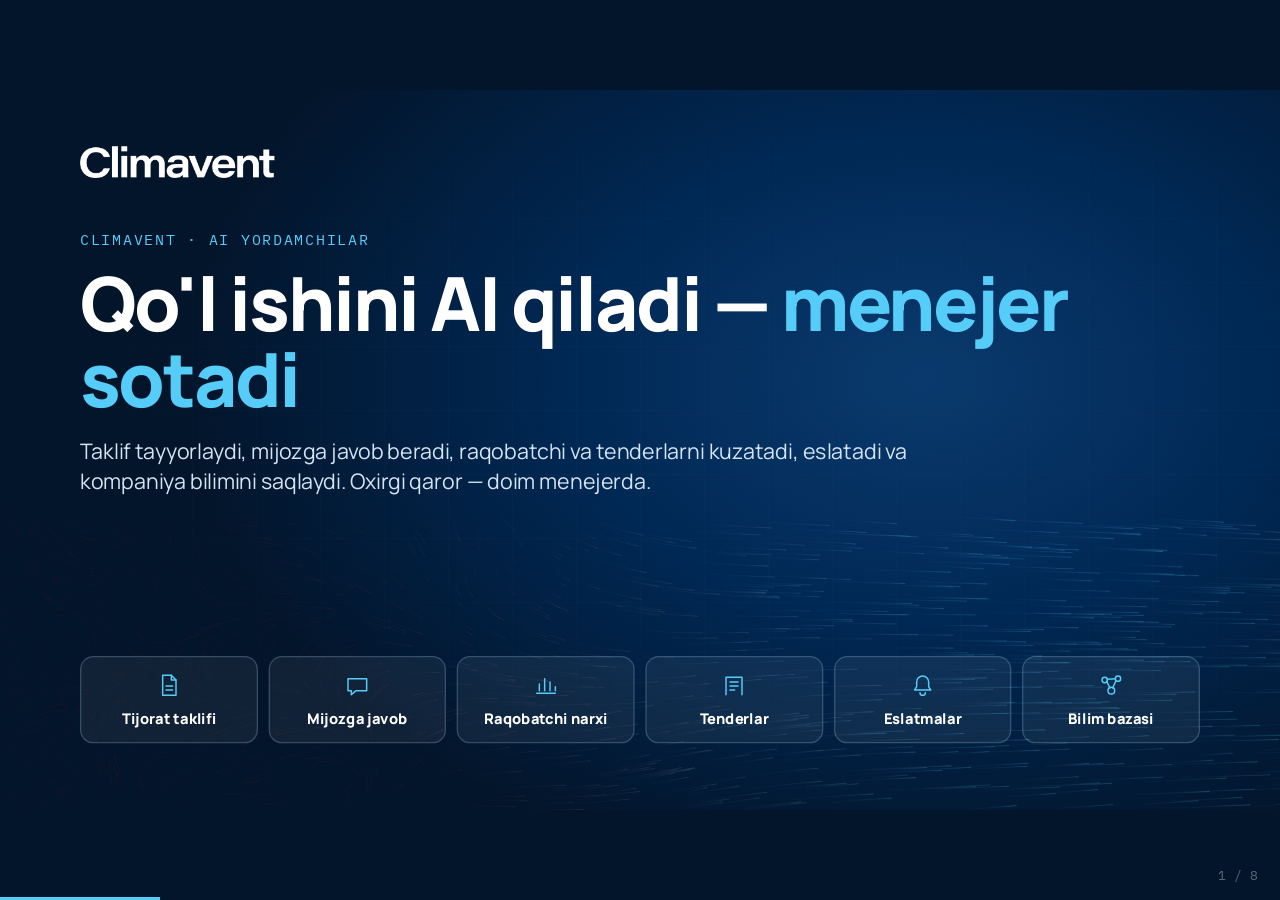
<file: ai/index.html>
<!doctype html>
<html lang="uz">
<head>
<meta charset="utf-8">
<meta name="viewport" content="width=device-width,initial-scale=1">
<title>Climavent — AI agentlar</title>
<link rel="stylesheet" href="fonts.css">
<style>
:root{
  --ink:#03152B; --navy:#002854; --line:#12375C; --frost:#EEF5FA; --mist:#8DA8C3;
  --cold:#55CDF8; --sky:#B3E0FE; --heat:#FF1918; --white:#fff;
  --sans:'Manrope',system-ui,sans-serif; --mono:'IBM Plex Mono',ui-monospace,monospace;
  --ease:cubic-bezier(.2,.75,.15,1);
}
*{box-sizing:border-box;margin:0;padding:0}
html,body{height:100%;background:#03152B;overflow:hidden}
body{transition:background-color .6s ease}
body{font-family:var(--sans);color:var(--white);-webkit-font-smoothing:antialiased}
#stage{position:absolute;left:50%;top:50%;width:1920px;height:1080px;transform-origin:center}
.slide{position:absolute;inset:0;overflow:hidden;opacity:0;visibility:hidden;transition:opacity .6s ease,visibility 0s .6s}
.slide.on{opacity:1;visibility:visible;transition:opacity .6s ease}
.kick{font-family:var(--mono);font-size:22px;letter-spacing:.14em;text-transform:uppercase}
.src{position:absolute;left:120px;bottom:44px;font-family:var(--mono);font-size:16px;opacity:.55}
#hud{position:fixed;right:22px;bottom:16px;font-family:var(--mono);font-size:13px;color:#fff;opacity:.35;z-index:9}
#bar{position:fixed;left:0;bottom:0;height:3px;background:var(--cold);z-index:9;transition:width .5s var(--ease)}

/* reveal helpers: animatsiya faqat slayd yoqilganda */
.rv{opacity:0;transform:translateY(28px)}
.on .rv{animation:up .9s var(--ease) forwards;animation-delay:var(--d,0s)}
@keyframes up{to{opacity:1;transform:none}}
.st{opacity:0;transform:translateY(24px);transition:opacity .7s var(--ease),transform .7s var(--ease)}
.st.show{opacity:1;transform:none}

/* havo oqimi (v12 dan): data-air bor slaydlarda */
#air{position:absolute;inset:0;width:1920px;height:1080px;pointer-events:none}
.grid::before{content:"";position:absolute;inset:0;pointer-events:none;
  background-image:linear-gradient(var(--line) 1px,transparent 1px),linear-gradient(90deg,var(--line) 1px,transparent 1px);
  background-size:96px 96px;opacity:.35;-webkit-mask-image:radial-gradient(ellipse at 70% 45%,#000 5%,transparent 70%);mask-image:radial-gradient(ellipse at 70% 45%,#000 5%,transparent 70%)}

/* ---------- 1. MUQOVA ---------- */
.cover{background:var(--ink)}
.cover .clip{position:absolute;left:0;right:0;top:85px;height:910px;overflow:hidden}
.cover .clip video{position:absolute;left:0;top:-85px;width:1920px;height:1080px}
.cover .clip::after{content:"";position:absolute;inset:0;background:linear-gradient(180deg,var(--ink) 0%,rgba(3,21,43,0) 14%,rgba(3,21,43,0) 86%,var(--ink) 100%)}
.cover .veil{position:absolute;inset:0;background:linear-gradient(90deg,rgba(3,21,43,.96) 0%,rgba(3,21,43,.86) 38%,rgba(3,21,43,.25) 70%,rgba(3,21,43,.1) 100%)}
.cover .in{position:absolute;left:120px;top:0;bottom:0;width:980px;display:flex;flex-direction:column;justify-content:center}
.cover .logo{position:absolute;left:120px;top:84px;height:52px}
.cover .kick{color:var(--cold)}
.cover h1{font-size:132px;line-height:.98;font-weight:800;letter-spacing:-.03em;margin:30px 0 34px}
.cover h1 .plus{color:var(--cold)}
.cover p{font-size:36px;line-height:1.35;color:#D5E4F2;max-width:860px}
.cover .foot{position:absolute;left:120px;bottom:80px;font-family:var(--mono);font-size:20px;color:var(--mist);letter-spacing:.06em}
.cover .foot b{color:#fff;font-weight:500}

/* ---------- 2. WATSCO VAQT CHIZIG'I ---------- */
.tl{background:var(--frost);color:var(--navy)}
.tl .head{position:absolute;left:120px;top:96px;right:120px}
.tl .kick{color:#3B6D9A}
.tl h2{font-size:72px;font-weight:800;letter-spacing:-.025em;line-height:1.02;margin-top:18px}
.tl h2 em{font-style:normal;color:#0A7FB8}
.tl .track{position:absolute;left:120px;right:120px;top:450px;height:4px;background:#D3E2EE;border-radius:4px}
.tl .track i{position:absolute;left:0;top:0;bottom:0;width:0;background:var(--navy);border-radius:4px}
.tl.on .track i{animation:grow 3.6s var(--ease) .4s forwards}
@keyframes grow{to{width:100%}}
.tl .nodes{position:absolute;left:120px;right:120px;top:400px;display:grid;grid-template-columns:repeat(5,1fr);gap:28px}
.tl .n{position:relative;padding-top:92px;opacity:0;transform:translateY(20px)}
.tl.on .n{animation:up .8s var(--ease) forwards;animation-delay:var(--d)}
.tl .n::before{content:"";position:absolute;left:0;top:38px;width:28px;height:28px;border-radius:50%;background:var(--frost);border:6px solid var(--navy)}
.tl .n.cut::before{border-color:var(--heat)}
.tl .n.now::before{background:var(--cold);border-color:var(--cold);box-shadow:0 0 0 12px rgba(85,205,248,.25)}
.tl .y{font-family:var(--mono);font-size:58px;font-weight:500;letter-spacing:-.02em}
.tl .n.cut .y{color:var(--heat)}
.tl .n.now .y{color:#0A7FB8}
.tl .t{font-size:27px;line-height:1.35;margin-top:14px;color:#21456B}
.tl .t b{color:var(--navy);font-weight:800}
.tl .bz{position:absolute;left:120px;right:120px;bottom:118px;background:var(--navy);color:#fff;border-radius:22px;padding:30px 44px;display:flex;align-items:center;gap:34px}
.tl .bz .q{font-family:var(--mono);font-size:22px;color:var(--cold);letter-spacing:.1em;white-space:nowrap}
.tl .bz .a{font-size:36px;font-weight:700;line-height:1.25}
.tl .src{color:var(--navy)}

/* ---------- 3. FARQ SXEMASI ---------- */
.fq{background:radial-gradient(1200px 700px at 78% 60%,#0A3A6E 0%,var(--navy) 55%,var(--ink) 100%)}
.fq .head{position:absolute;left:120px;top:96px}
.fq .kick{color:var(--cold)}
.fq h2{font-size:74px;font-weight:800;letter-spacing:-.025em;margin-top:18px}
.fq svg{position:absolute;left:0;top:0}
.fq .lbl{font-family:var(--mono);font-size:22px;letter-spacing:.14em;fill:var(--mist)}
.fq .box rect{fill:rgba(255,255,255,.06);stroke:rgba(179,224,254,.35);stroke-width:2}
.fq .box text{fill:#fff;font-family:var(--sans);font-weight:700;font-size:30px}
.fq .box .s{font-weight:500;font-size:20px;fill:var(--mist);font-family:var(--mono)}
.fq .box.hot rect{fill:var(--cold);stroke:var(--cold)}
.fq .box.hot text{fill:var(--ink)}
.fq .box.hot .s{fill:#0B3B63}
.fq .box.dead rect{fill:none;stroke:var(--heat);stroke-dasharray:8 8}
.fq .box.dead text{fill:#FF8A80}
.fq .box.dead .s{fill:#FF8A80}
.fq .box.soon rect{stroke-dasharray:6 7}
.fq path.p{fill:none;stroke:rgba(179,224,254,.28);stroke-width:3}
.fq .dot{fill:var(--cold)}
.fq .x line{stroke:var(--heat);stroke-width:6;stroke-linecap:round}
.fq .divider{stroke:rgba(179,224,254,.18);stroke-width:2}
.fq .g{opacity:0;transition:opacity .8s ease}
.fq.on .g{opacity:1;transition-delay:var(--d)}
.fq .x{opacity:0}
.fq.on .x{animation:pop .5s var(--ease) 1.6s forwards}
@keyframes pop{from{opacity:0;transform:scale(.4)}to{opacity:1;transform:none}}
.fq .x{transform-box:fill-box;transform-origin:center}

/* ---------- 4. XARIDOR ILOVASI ---------- */
.ap{background:#F7FAFD;color:var(--navy)}
.ap .blob{position:absolute;left:-180px;top:-120px;width:1100px;height:1320px;border-radius:50%;background:radial-gradient(closest-side,var(--sky),rgba(179,224,254,0))}
.ap .phone{position:absolute;left:250px;top:90px;width:439px;height:900px;border-radius:64px;background:#0B1B2E;padding:16px;box-shadow:0 40px 80px rgba(0,40,84,.28),0 0 0 2px #22364F inset}
.ap .phone video{width:100%;height:100%;border-radius:50px;object-fit:contain;display:block;background:#fff}
.ap .txt{position:absolute;left:820px;right:120px;top:0;bottom:0;display:flex;flex-direction:column;justify-content:center}
.ap .kick{color:var(--heat)}
.ap h2{font-size:80px;font-weight:800;letter-spacing:-.025em;line-height:1.02;margin:20px 0 52px}
.ap ul{list-style:none;display:grid;gap:26px}
.ap li{display:flex;gap:26px;align-items:center;font-size:34px;font-weight:600;line-height:1.25}
.ap li span{flex:none;width:68px;height:68px;border-radius:20px;background:var(--navy);color:var(--cold);display:grid;place-items:center;font-family:var(--mono);font-size:26px}
.ap li small{display:block;font-size:24px;font-weight:500;color:#4A6A8C;margin-top:4px}
.ap .pill{margin-top:56px;align-self:flex-start;font-family:var(--mono);font-size:22px;padding:12px 22px;border-radius:40px;border:2px solid #E3A400;color:#8A6300;background:#FFF6DB;letter-spacing:.04em}
.uz{background:var(--ink)}
.uz .head{position:absolute;left:120px;top:96px}
.uz .kick{color:var(--cold)}
.uz h2{font-size:84px;font-weight:800;letter-spacing:-.025em;margin-top:18px;line-height:1.02}
.uz .nums{position:absolute;left:120px;right:120px;top:400px;display:grid;grid-template-columns:1fr 1fr 1fr;gap:60px}
.uz .num{font-family:var(--sans);font-size:160px;font-weight:800;letter-spacing:-.035em;line-height:1}
.uz .num i{font-style:normal;font-size:.6em;margin-left:.04em}
.uz .num.hot{color:var(--heat)} .uz .num.cold{color:var(--cold)}
.uz .cap{font-size:30px;line-height:1.35;color:#C9DBEC;margin-top:18px;max-width:480px}
.uz .goal{position:absolute;left:120px;top:770px;font-size:32px;color:#fff}
.uz .goal b{color:var(--cold)}
.uz .bz{position:absolute;left:120px;right:120px;bottom:118px;border:2px solid rgba(85,205,248,.5);border-radius:22px;padding:28px 44px;display:flex;gap:34px;align-items:center;background:rgba(3,21,43,.7)}
.uz .bz .q{font-family:var(--mono);font-size:22px;color:var(--cold);letter-spacing:.1em;white-space:nowrap}
.uz .bz .a{font-size:36px;font-weight:700}
.uz .src{color:#fff}
/* ?still — animatsiyasiz, oxirgi holat (skrinshot/chop etish uchun) */
body.still *{animation-delay:0s!important;animation-duration:.001s!important;transition:none!important}
body.still .st{opacity:1;transform:none}
.vbtn{position:absolute;right:40px;top:36px;z-index:5;font-family:var(--mono);font-size:22px;letter-spacing:.04em;
  padding:16px 30px;border-radius:40px;border:2px solid rgba(255,255,255,.35);background:rgba(3,21,43,.72);color:#fff;cursor:pointer;opacity:0;transition:opacity .3s}
.full:hover .vbtn,.full.paused .vbtn{opacity:1}

/* ===== AI yordamchilar v3 — boshliq uchun: sarlavha = foyda, texnik tafsilot yo'q ===== */
canvas.graf{position:absolute;inset:0;width:1920px;height:1080px;pointer-events:none;
  -webkit-mask-image:radial-gradient(ellipse 70% 80% at 85% 60%,#000 20%,transparent 80%);mask-image:radial-gradient(ellipse 70% 80% at 85% 60%,#000 20%,transparent 80%)}
.ben{display:grid;gap:22px}
.bc{border-radius:24px;padding:26px 30px;background:#fff;box-shadow:0 14px 34px rgba(0,40,84,.08)}
.bc .i{width:54px;height:54px;border-radius:16px;background:var(--navy);display:grid;place-items:center;margin-bottom:16px}
.bc .i svg{width:30px;height:30px;stroke:var(--cold);fill:none;stroke-width:2.4;stroke-linecap:round;stroke-linejoin:round}
.bc b{display:block;font-size:30px;font-weight:800;line-height:1.2}
.bc span{display:block;font-size:22px;line-height:1.4;color:#4A6A8C;margin-top:8px}
.dk .bc{background:rgba(255,255,255,.06);border:2px solid rgba(179,224,254,.2);box-shadow:none}
.dk .bc span{color:#C9DBEC}
.dk .bc .i{background:rgba(85,205,248,.15)}

/* 1. muqova */
.b1{background:radial-gradient(1100px 760px at 72% 40%,#0A3A6E 0%,var(--navy) 48%,var(--ink) 100%)}
.b1 .logo{position:absolute;left:120px;top:84px;height:48px}
.b1 .in{position:absolute;left:120px;right:120px;top:210px}
.b1 .kick{color:var(--cold)}
.b1 h1{font-size:112px;font-weight:800;letter-spacing:-.03em;line-height:1.02;margin:24px 0 28px;max-width:1500px}
.b1 h1 em{font-style:normal;color:var(--cold)}
.b1 p{font-size:32px;line-height:1.42;color:#D5E4F2;max-width:1250px}
.b1 .chips{position:absolute;left:120px;right:120px;bottom:100px;display:grid;grid-template-columns:repeat(6,1fr);gap:16px}
.b1 .chip{border-radius:20px;padding:22px 20px;background:rgba(255,255,255,.06);border:2px solid rgba(179,224,254,.22);text-align:center}
.b1 .chip svg{width:40px;height:40px;stroke:var(--cold);fill:none;stroke-width:2.2;stroke-linecap:round;stroke-linejoin:round}
.b1 .chip span{display:block;font-size:22px;font-weight:800;margin-top:12px;line-height:1.2}

/* 2. KP */
.b2{background:var(--frost);color:var(--navy)}
.b2 .head{position:absolute;left:120px;top:90px;right:120px}
.b2 .kick{color:var(--heat)}
.b2 h2{font-size:76px;font-weight:800;letter-spacing:-.025em;margin-top:16px;line-height:1.04}
.b2 .doc{position:absolute;top:310px;width:520px;height:390px;border-radius:24px;background:#fff;box-shadow:0 18px 44px rgba(0,40,84,.12);padding:26px 28px;overflow:hidden}
.b2 .doc.l{left:120px}.b2 .doc.r{left:1280px}
.b2 .doc h4{font-family:var(--mono);font-size:19px;letter-spacing:.08em;color:#6A8AAA;font-weight:500;margin-bottom:16px}
.b2 .doc.r h4{color:#0A7FB8}
.b2 .ln{display:flex;align-items:center;gap:12px;height:44px;border-bottom:2px solid #EEF3F8}
.b2 .ln i{height:14px;border-radius:7px;background:#D3E2EE}
.b2 .ln em{margin-left:auto;font-style:normal;font-family:var(--mono);font-size:15px;padding:4px 10px;border-radius:8px;background:#FFE7E5;color:#C4110F}
.b2 .doc.r .ln i{background:var(--navy)}
.b2 .doc.r .ln em{background:#E2F3FC;color:#0A6E9E}
.b2 .doc.r .ln{opacity:0;transform:translateX(-16px)}
.b2.on .doc.r .ln{animation:rin .45s var(--ease) forwards;animation-delay:var(--d)}
@keyframes rin{to{opacity:1;transform:none}}
.b2 .mid{position:absolute;left:640px;width:640px;top:310px;height:390px}
.b2 .mid svg{position:absolute;inset:0}
.b2 .mid .p{fill:none;stroke:rgba(0,40,84,.18);stroke-width:3;stroke-dasharray:6 10}
.b2 .mid .d{fill:var(--cold)}
.b2 .ai{position:absolute;left:50%;top:50%;width:170px;height:170px;margin:-85px 0 0 -85px;border-radius:50%;background:var(--navy);display:grid;place-items:center;color:#fff;text-align:center;box-shadow:0 0 0 16px rgba(0,40,84,.06),0 0 0 34px rgba(0,40,84,.03)}
.b2 .ai{opacity:0;transition:opacity .8s ease .5s}.b2.on .ai{opacity:1;animation:pulse 2.4s ease-in-out infinite}
@keyframes pulse{50%{box-shadow:0 0 0 24px rgba(0,40,84,.08),0 0 0 50px rgba(0,40,84,.03)}}
.b2 .ai b{display:block;font-size:44px;font-weight:800;color:var(--cold);line-height:1}
.b2 .ai span{display:block;font-size:17px;font-family:var(--mono);color:#C9DBEC;margin-top:6px}
.b2 .ben{position:absolute;left:120px;right:120px;bottom:70px;grid-template-columns:repeat(3,1fr)}
.b2 .ben .bc{padding:22px 28px}
.b2 .ben .bc b{font-size:28px}.b2 .ben .bc span{font-size:21px}

/* 3. mijoz */
.b3{background:#fff;color:var(--navy)}
.b3 .blob{position:absolute;left:-200px;top:-140px;width:1150px;height:1350px;border-radius:50%;background:radial-gradient(closest-side,var(--sky),rgba(179,224,254,0))}
.b3 .ph{position:absolute;left:180px;top:90px;width:540px;height:900px;border-radius:60px;background:#0B1B2E;padding:16px;box-shadow:0 40px 80px rgba(0,40,84,.25)}
.b3 .sc{width:100%;height:100%;border-radius:46px;background:#E9F1F8;overflow:hidden;display:flex;flex-direction:column}
.b3 .tb{background:var(--navy);color:#fff;padding:26px 26px 18px;display:flex;gap:14px;align-items:center}
.b3 .tb i{width:46px;height:46px;border-radius:50%;background:var(--cold);color:var(--ink);display:grid;place-items:center;font-style:normal;font-weight:800;font-size:18px}
.b3 .tb b{font-size:22px}.b3 .tb small{display:block;font-family:var(--mono);font-size:14px;color:var(--mist)}
.b3 .msgs{padding:30px 20px;display:flex;flex-direction:column;gap:20px}
.b3 .m{max-width:86%;padding:16px 20px;border-radius:20px;font-size:24px;line-height:1.38;opacity:0;transform:translateY(12px)}
.b3.on .m{animation:up .5s var(--ease) forwards;animation-delay:var(--d)}
.b3 .m.u{align-self:flex-end;background:#2B6CB0;color:#fff;border-bottom-right-radius:5px}
.b3 .m.b{align-self:flex-start;background:#fff;color:var(--navy);border-bottom-left-radius:5px;box-shadow:0 2px 6px rgba(0,40,84,.08)}
.b3 .m.b b{color:#0A6E9E}
.b3 .txt{position:absolute;left:840px;right:120px;top:0;bottom:0;display:flex;flex-direction:column;justify-content:center}
.b3 .kick{color:var(--heat)}
.b3 h2{font-size:76px;font-weight:800;letter-spacing:-.025em;line-height:1.04;margin:18px 0 40px}
.b3 .ben .bc{display:grid;grid-template-columns:54px 1fr;gap:4px 22px;align-items:start}
.b3 .ben .bc .i{margin:0;grid-row:span 2}
.b3 .ben .bc span{margin-top:2px}

/* 4. raqobat */
.b4{background:var(--ink)}
.b4 .head{position:absolute;left:120px;top:90px;right:120px}
.b4 .kick{color:var(--cold)}
.b4 h2{font-size:84px;font-weight:800;letter-spacing:-.025em;margin-top:16px;line-height:1.04}
.b4 h2 em{font-style:normal;color:var(--cold)}
.b4 .ask{position:absolute;left:120px;top:300px;font-size:30px;color:#C9DBEC}
.b4 .ask b{color:#fff}
.b4 .res{position:absolute;left:120px;width:1040px;top:380px;display:grid;gap:22px}
.b4 .r{border-radius:26px;padding:30px 36px;background:rgba(3,21,43,.78);border:2px solid rgba(179,224,254,.22);display:grid;grid-template-columns:1fr auto;align-items:center;gap:20px}
.b4 .r .s{font-family:var(--mono);font-size:20px;letter-spacing:.1em;color:var(--cold)}
.b4 .r .n{font-size:30px;font-weight:800;margin-top:6px}
.b4 .r .n small{display:block;font-size:22px;font-weight:500;color:#9FB8D0;margin-top:6px}
.b4 .r .p{font-size:46px;font-weight:800;text-align:right;letter-spacing:-.02em}
.b4 .r .p small{display:block;font-size:20px;font-weight:500;color:#9FB8D0;letter-spacing:0}
.b4 .r.x{border-style:dashed}
.b4 .r.x .p{font-size:26px;color:#FF8A80}
.b4 .ben{position:absolute;left:1260px;right:120px;top:380px}

/* 5. tender */
.b5{background:linear-gradient(135deg,#F7FAFD 0%,var(--sky) 100%);color:var(--navy)}
.b5 .head{position:absolute;left:120px;top:90px;right:120px}
.b5 .kick{color:#0A6E9E}
.b5 h2{font-size:78px;font-weight:800;letter-spacing:-.025em;margin-top:16px;line-height:1.04}
.b5 .stats{position:absolute;left:120px;top:330px;width:760px;display:grid;gap:22px}
.b5 .sv{background:#fff;border-radius:24px;padding:26px 32px;box-shadow:0 12px 30px rgba(0,40,84,.08);display:flex;align-items:center;gap:28px}
.b5 .sv .v{font-size:66px;font-weight:800;letter-spacing:-.03em;line-height:1;min-width:190px}
.b5 .sv .t{font-size:25px;color:#33557A;line-height:1.35}
.b5 .sv.hl{background:var(--navy);color:#fff}.b5 .sv.hl .t{color:#C9DBEC}.b5 .sv.hl .v{color:var(--cold)}
.b5 .lot{position:absolute;left:1000px;right:120px;top:330px;background:#fff;border-radius:30px;box-shadow:0 30px 70px rgba(0,40,84,.18);overflow:hidden}
.b5 .lot .tb{background:var(--navy);color:#fff;padding:22px 30px;font-family:var(--mono);font-size:19px;letter-spacing:.08em;color:var(--cold)}
.b5 .lot .bd{padding:30px 34px}
.b5 .lot h3{font-size:32px;font-weight:800;line-height:1.25}
.b5 .lot .sum{font-size:56px;font-weight:800;letter-spacing:-.02em;margin:18px 0 4px}
.b5 .lot .sum small{font-size:24px;font-weight:600;color:#4A6A8C;margin-left:10px}
.b5 .lot .row{display:flex;gap:14px;align-items:flex-start;font-size:24px;line-height:1.35;margin-top:18px;opacity:0;transform:translateY(10px)}
.b5.on .lot .row{animation:up .5s var(--ease) forwards;animation-delay:var(--d)}
.b5 .lot .row i{flex:none;font-style:normal;width:36px;height:36px;border-radius:50%;display:grid;place-items:center;font-size:20px;font-weight:800}
.b5 .lot .ok i{background:#E3F7EE;color:#11744B}
.b5 .lot .wr i{background:#FFF6DB;color:#8A6300}
.b5 .lot .tm i{background:#E2F3FC;color:#0A6E9E}

/* 6. eslatmalar */
.b6{background:linear-gradient(150deg,var(--ink) 0%,var(--navy) 100%)}
.b6 .head{position:absolute;left:120px;top:90px;right:120px}
.b6 .kick{color:var(--cold)}
.b6 h2{font-size:80px;font-weight:800;letter-spacing:-.025em;margin-top:16px;line-height:1.04}
.b6 h2 em{font-style:normal;color:var(--cold)}
.b6 .day{position:absolute;left:120px;width:1060px;top:320px}
.b6 .ax{position:absolute;left:96px;top:10px;bottom:36px;width:3px;background:rgba(179,224,254,.2)}
.b6 .ax i{position:absolute;left:-6px;width:15px;height:15px;border-radius:50%;background:var(--cold);box-shadow:0 0 16px var(--cold);top:0}
.b6.on .ax i{animation:kun 6s linear infinite 1s}
@keyframes kun{to{top:calc(100% - 15px)}}
.b6 .ev{position:relative;display:grid;grid-template-columns:96px 1fr;gap:40px;align-items:start;margin-bottom:26px}
.b6 .ev .tm{font-family:var(--mono);font-size:26px;color:var(--cold);padding-top:16px}
.b6 .ev .c{border-radius:20px;padding:20px 26px;background:rgba(255,255,255,.06);border:2px solid rgba(179,224,254,.2)}
.b6 .ev .c b{display:block;font-size:30px;font-weight:800}
.b6 .ev .c span{display:block;font-size:22px;color:#C9DBEC;margin-top:5px;line-height:1.35}
.b6 .wk{position:absolute;left:1260px;right:120px;top:320px;border-radius:26px;padding:30px 34px;background:var(--cold);color:var(--ink)}
.b6 .wk h3{font-family:var(--mono);font-weight:500;font-size:22px;letter-spacing:.12em}
.b6 .wk div{margin-top:22px;padding-top:20px;border-top:2px solid rgba(3,21,43,.15)}
.b6 .wk b{display:block;font-size:30px;font-weight:800}
.b6 .wk span{display:block;font-size:22px;line-height:1.38;color:#0B3B63;margin-top:6px}
.b6 .rule{position:absolute;left:1260px;right:120px;bottom:110px;font-size:24px;line-height:1.4;color:#C9DBEC;border-left:5px solid var(--heat);padding-left:22px}
.b6 .rule b{color:#fff}

/* 7. bilim */
.b7{background:#fff;color:var(--navy)}
.b7 .head{position:absolute;left:120px;top:90px;width:820px}
.b7 .kick{color:#7B4FD6}
.b7 h2{font-size:80px;font-weight:800;letter-spacing:-.025em;margin-top:16px;line-height:1.04}
.b7 .lead{font-size:28px;line-height:1.42;color:#33557A;margin-top:26px}
.b7 .nums{position:absolute;left:120px;top:600px;display:flex;gap:70px}
.b7 .nums .v{font-size:88px;font-weight:800;letter-spacing:-.03em;line-height:1}
.b7 .nums .t{font-size:24px;color:#4A6A8C;margin-top:8px}
.b7 .tags{position:absolute;left:120px;width:820px;top:790px;display:flex;flex-wrap:wrap;gap:12px}
.b7 .tags span{font-size:22px;font-weight:700;padding:10px 20px;border-radius:24px;background:var(--frost);color:var(--navy)}
.b7 .vf{position:absolute;left:1020px;right:120px;top:120px;bottom:120px;border-radius:30px;overflow:hidden;background:#262626;box-shadow:0 30px 70px rgba(0,40,84,.25)}
.b7 .vf video{width:100%;height:100%;object-fit:contain;display:block}

/* 8. foyda */
.b8{background:radial-gradient(1200px 800px at 30% 30%,#0A3A6E 0%,var(--navy) 50%,var(--ink) 100%)}
.b8 .head{position:absolute;left:120px;top:90px;right:120px}
.b8 .kick{color:var(--cold)}
.b8 h2{font-size:84px;font-weight:800;letter-spacing:-.025em;margin-top:16px;line-height:1.04}
.b8 .ben{position:absolute;left:120px;right:120px;top:330px;grid-template-columns:repeat(4,1fr);gap:24px}
.b8 .ben .bc{min-height:420px;display:flex;flex-direction:column}
.b8 .ben .bc .big small{display:block;font-size:22px;font-weight:600;color:#C9DBEC;letter-spacing:0;margin-top:10px}
.b8 .ben .bc .big{font-size:110px;font-weight:800;line-height:1;color:var(--cold);margin:auto 0 0;letter-spacing:-.04em}
.b8 .ben .bc{padding:32px 30px 34px}
.b8 .ben .bc .k{font-family:var(--mono);font-size:20px;letter-spacing:.1em;color:var(--cold);margin-bottom:6px;display:block}
.b8 .ben .bc b{font-size:36px;line-height:1.15}
.b8 .ben .bc>span:not(.k){font-size:23px}
.b8 .fin{position:absolute;left:120px;right:120px;bottom:110px;display:flex;align-items:center;gap:30px;border-radius:24px;padding:28px 36px;background:var(--cold);color:var(--ink)}
.b8 .fin .q{font-family:var(--mono);font-size:20px;letter-spacing:.1em;white-space:nowrap}
.b8 .fin .a{font-size:32px;font-weight:800;line-height:1.3}
</style>
</head>
<body>
<div id="stage">
<section class="slide b1 grid" data-air="640,1080,250,1450,.55,.6" aria-label="AI muqova">
  <img class="logo rv" src="media-agent/logo-w.png" alt="Climavent">
  <div class="in">
    <div class="kick rv" style="--d:.1s">Climavent · AI yordamchilar</div>
    <h1 class="rv" style="--d:.25s">Qo'l ishini AI qiladi — <em>menejer sotadi</em></h1>
    <p class="rv" style="--d:.45s">Taklif tayyorlaydi, mijozga javob beradi, raqobatchi va tenderlarni kuzatadi, eslatadi va kompaniya bilimini saqlaydi. Oxirgi qaror — doim menejerda.</p>
  </div>
  <div class="chips">
    <div class="chip rv" style="--d:.7s"><svg viewBox="0 0 40 40"><path d="M11 5h13l7 7v23H11z"/><path d="M24 5v7h7M16 21h10M16 27h10"/></svg><span>Tijorat taklifi</span></div>
    <div class="chip rv" style="--d:.8s"><svg viewBox="0 0 40 40"><path d="M6 10h28v18H18l-7 6v-6H6z"/></svg><span>Mijozga javob</span></div>
    <div class="chip rv" style="--d:.9s"><svg viewBox="0 0 40 40"><path d="M6 32h28M10 28V18M18 28V10M26 28V15M34 28V22"/></svg><span>Raqobatchi narxi</span></div>
    <div class="chip rv" style="--d:1s"><svg viewBox="0 0 40 40"><path d="M8 34V8h24v26M14 15h12M14 21h12M14 27h7"/></svg><span>Tenderlar</span></div>
    <div class="chip rv" style="--d:1.1s"><svg viewBox="0 0 40 40"><path d="M20 6a9 9 0 0 1 9 9v7l3 5H8l3-5v-7a9 9 0 0 1 9-9zM16 31a4 4 0 0 0 8 0"/></svg><span>Eslatmalar</span></div>
    <div class="chip rv" style="--d:1.2s"><svg viewBox="0 0 40 40"><circle cx="10" cy="12" r="4"/><circle cx="30" cy="10" r="4"/><circle cx="20" cy="28" r="5"/><path d="M13 14l5 10M27 13l-5 11M14 11l12-1"/></svg><span>Bilim bazasi</span></div>
  </div>
</section>

<section class="slide b2" aria-label="Tijorat taklifi">
  <canvas class="graf" data-rang="0,40,84" data-kuch="1"></canvas>
  <div class="head">
    <div class="kick rv">01 · Tijorat taklifi</div>
    <h2 class="rv" style="--d:.15s">Loyiha ro'yxatidan — bir soniyada KP</h2>
  </div>
  <div class="doc l rv" style="--d:.3s"><h4>LOYIHA RO'YXATI (TZ)</h4>
    <div class="ln"><i style="width:230px"></i><em>boshqa brend</em></div>
    <div class="ln"><i style="width:190px"></i><em>boshqa brend</em></div>
    <div class="ln"><i style="width:250px"></i><em>boshqa brend</em></div>
    <div class="ln"><i style="width:170px"></i><em>boshqa brend</em></div>
    <div class="ln"><i style="width:220px"></i><em>boshqa brend</em></div>
    <div class="ln"><i style="width:200px"></i><em>boshqa brend</em></div>
  </div>
  <div class="mid">
    <svg viewBox="0 0 640 390"><path class="p" id="kp1" d="M0 195 L640 195"/>
      <circle class="d" r="7"><animateMotion dur="1.6s" repeatCount="indefinite"><mpath href="#kp1"/></animateMotion></circle>
      <circle class="d" r="7"><animateMotion dur="1.6s" begin=".8s" repeatCount="indefinite"><mpath href="#kp1"/></animateMotion></circle></svg>
    <div class="ai"><div><b>AI</b><span>&lt; 1 soniya</span></div></div>
  </div>
  <div class="doc r rv" style="--d:.6s"><h4>KP QORALAMASI · JIHOZVENT</h4>
    <div class="ln" style="--d:1s"><i style="width:230px"></i><em>Jihozvent</em></div>
    <div class="ln" style="--d:1.15s"><i style="width:190px"></i><em>Jihozvent</em></div>
    <div class="ln" style="--d:1.3s"><i style="width:250px"></i><em>Jihozvent</em></div>
    <div class="ln" style="--d:1.45s"><i style="width:170px"></i><em>Jihozvent</em></div>
    <div class="ln" style="--d:1.6s"><i style="width:220px"></i><em>Jihozvent</em></div>
    <div class="ln" style="--d:1.75s"><i style="width:200px"></i><em>Jihozvent</em></div>
  </div>
  <div class="ben">
    <div class="bc rv" style="--d:1.9s"><b>Bizning mahsulot tanlanadi</b><span>Loyihada boshqa brend yozilgan bo'lsa ham, KPga Jihozventning mos mahsuloti tushadi</span></div>
    <div class="bc rv" style="--d:2s"><b>Bir soniyada</b><span>202 qatorli ro'yxatning qoralamasi soniyadan tez tayyor — Excel, Word, PDF, skan yoki chizmadan</span></div>
    <div class="bc rv" style="--d:2.1s"><b>Xato o'tib ketmaydi</b><span>Tayyor KPni loyiha bilan solishtirib, tushib qolgan yoki farq qilgan joyni ko'rsatadi</span></div>
  </div>
</section>

<section class="slide b3" aria-label="Mijozga javob">
  <div class="blob"></div>
  <canvas class="graf" data-rang="10,127,184" data-kuch="1.1"></canvas>
  <div class="ph rv">
    <div class="sc">
      <div class="tb"><i>AI</i><div><b>Climavent yordamchi</b><small>Telegram</small></div></div>
      <div class="msgs">
        <div class="m u" style="--d:.6s">RKV 150 narxi qancha?</div>
        <div class="m b" style="--d:1.1s"><b>РКВ-150</b><br>Narxi: <b>13 848 000 so'm</b> (QQS bilan)</div>
        <div class="m u" style="--d:1.8s">VKS 200 narxi?</div>
        <div class="m b" style="--d:2.3s"><b>ВК-200С</b> — katalogimizda bor. Narxini menejerimiz hisoblab beradi — telefon raqamingizni qoldiring.</div>
      </div>
    </div>
  </div>
  <div class="txt">
    <div class="kick rv" style="--d:.1s">02 · Mijoz savoli</div>
    <h2 class="rv" style="--d:.2s">Mijoz savoliga — darhol javob</h2>
    <div class="ben">
      <div class="bc rv" style="--d:.4s"><div class="i"><svg viewBox="0 0 30 30"><path d="M5 8h20M5 15h14M5 22h9"/><path d="M20 20l3 3 5-6"/></svg></div><b>Model nomini qanday yozsa ham tushunadi</b><span>lotincha, kirillcha yoki xato bilan</span></div>
      <div class="bc rv" style="--d:.55s"><div class="i"><svg viewBox="0 0 30 30"><path d="M15 4v22M21 9h-8a3.5 3.5 0 0 0 0 7h4a3.5 3.5 0 0 1 0 7H8"/></svg></div><b>Narxni aytadi — bilmasa o'ylab topmaydi</b><span>mijozni menejerga ulaydi</span></div>
      <div class="bc rv" style="--d:.7s"><div class="i"><svg viewBox="0 0 30 30"><path d="M5 25V9l10-5 10 5v16z"/><path d="M11 25v-7h8v7"/></svg></div><b>Xona o'lchamidan uskunani hisoblaydi</b><span>kerakli havo hajmi va mos uskuna</span></div>
    </div>
  </div>
</section>

<section class="slide b4 grid" data-air="820,1080,300,1500,.4,.55" aria-label="Raqobatchi narxi">
  <div class="head">
    <div class="kick rv">03 · Raqobat</div>
    <h2 class="rv" style="--d:.15s">Raqobatchi narxi — <em>11 soniyada</em></h2>
  </div>
  <div class="ask rv" style="--d:.3s">Savol: <b>«VKS 200 raqobatchilarda qancha turadi?»</b></div>
  <div class="res">
    <div class="r rv" style="--d:.5s"><div><div class="s">IKLIM</div><div class="n">Aynan shu model<small>VKS 200 · o'lchami bor</small></div></div><div class="p">1 233 000<small>so'm</small></div></div>
    <div class="r rv" style="--d:.7s"><div><div class="s">VENTSTORE</div><div class="n">Boshqa brenddagi o'xshashi<small>turi va o'lchami bir xil</small></div></div><div class="p">630 000 – 1 006 500<small>so'm</small></div></div>
    <div class="r x rv" style="--d:.9s"><div><div class="s">IKLIM</div><div class="n">VKS 100<small>bot buni ham tekshiradi</small></div></div><div class="p">bu o'lcham yo'q</div></div>
  </div>
  <div class="ben dk">
    <div class="bc rv" style="--d:.6s"><b>Narx qo'yishda bozorni bilamiz</b><span>raqobatchining ochiq narxi bir zumda</span></div>
    <div class="bc rv" style="--d:.75s"><b>O'xshash mahsulot ham topiladi</b><span>boshqa brend bo'lsa ham</span></div>
    <div class="bc rv" style="--d:.9s"><b>Har javob manbasi bilan</b><span>menejer o'zi ochib ko'ra oladi</span></div>
  </div>
</section>

<section class="slide b5" aria-label="Tenderlar">
  <canvas class="graf" data-rang="0,40,84" data-kuch="1"></canvas>
  <div class="head">
    <div class="kick rv">04 · Tenderlar</div>
    <h2 class="rv" style="--d:.15s">Mos tenderlar — har kuni ertalab menejerda</h2>
  </div>
  <div class="stats">
    <div class="sv hl rv" style="--d:.4s"><div class="v">09:00</div><div class="t">har kuni o'zi tekshiradi va menejerga yozadi</div></div>
    <div class="sv rv" style="--d:.55s"><div class="v">4</div><div class="t">tender sayti kuzatiladi</div></div>
    <div class="sv rv" style="--d:.7s"><div class="v">450+</div><div class="t">e'lon ko'rib chiqilgan</div></div>
  </div>
  <div class="lot rv" style="--d:.3s">
    <div class="tb">MISOL · MOS LOT</div>
    <div class="bd">
      <h3>Ventilyatsiya uskunalarini xarid qilish va o'rnatish</h3>
      <div class="sum">700 mln<small>so'm · Toshkent</small></div>
      <div class="row ok" style="--d:.9s"><i>✓</i><span>Bizdagi mos mahsulotni ko'rsatadi — shamollatish panjarasi</span></div>
      <div class="row wr" style="--d:1.2s"><i>!</i><span>Talabni oldindan aytadi — kamida 5 ta bajarilgan shartnoma</span></div>
      <div class="row tm" style="--d:1.5s"><i>⏱</i><span>Muddatini kuzatadi — yaqinlashsa alohida eslatadi</span></div>
    </div>
  </div>
</section>

<section class="slide b6 grid" aria-label="Eslatmalar">
  <div class="head">
    <div class="kick rv">05 · Eslatmalar</div>
    <h2 class="rv" style="--d:.15s">Muhim ish unutilmaydi — <em>bot o'zi eslatadi</em></h2>
  </div>
  <div class="day">
    <div class="ax"><i></i></div>
    <div class="ev rv" style="--d:.4s"><span class="tm">08:30</span><div class="c"><b>Muddati yaqin tenderlar</b><span>«1 kun qoldi» — topilgan lot qo'ldan ketmasin</span></div></div>
    <div class="ev rv" style="--d:.55s"><span class="tm">09:00</span><div class="c"><b>Yangi mos tenderlar</b><span>bizdagi mos mahsulot bilan</span></div></div>
    <div class="ev rv" style="--d:.7s"><span class="tm">09:15</span><div class="c"><b>Dollar kursi</b><span>saytdagi kurs Markaziy bankdan chetga chiqsa — xabar</span></div></div>
    <div class="ev rv" style="--d:.85s"><span class="tm">09:30</span><div class="c"><b>Javob kelmagan KPlar</b><span>mijoz javob bermagan takliflar — qayta bog'lanish uchun</span></div></div>
  </div>
  <div class="wk rv" style="--d:.6s">
    <h3>HAR DUSHANBA</h3>
    <div><b>Haftalik hisobot</b><span>o'tgan hafta qancha KP, tender va murojaat bo'lgani</span></div>
    <div><b>Katalog holati</b><span>narxi kiritilmagan mahsulotlar ro'yxati</span></div>
  </div>
  <div class="rule rv" style="--d:1s"><b>Xabar faqat menejerga boradi.</b> Bot mijozga o'zi yozmaydi, narx va kursni o'zgartirmaydi.</div>
</section>

<section class="slide b7" aria-label="Bilim bazasi">
  <canvas class="graf" data-rang="123,79,214" data-kuch="1.3"></canvas>
  <div class="head">
    <div class="kick rv">06 · Bilim bazasi</div>
    <h2 class="rv" style="--d:.15s">Xodim ketsa ham — bilim qoladi</h2>
    <p class="lead rv" style="--d:.3s">Katalog, normativlar, raqobatchilar va mijozlar haqidagi ma'lumot bir-biriga bog'lab saqlanadi. Yordamchi javob berganda shu bilimga tayanadi va manbasini ko'rsatadi.</p>
  </div>
  <div class="nums">
    <div class="rv" style="--d:.5s"><div class="v"><span data-count="229">0</span></div><div class="t">hujjat</div></div>
    <div class="rv" style="--d:.65s"><div class="v"><span data-count="6131" data-dec="6 131">0</span></div><div class="t">bilim bo'lagi</div></div>
  </div>
  <div class="tags rv" style="--d:.8s"><span>Mahsulotlar</span><span>Normativlar</span><span>Raqobatchilar</span><span>Montaj</span><span>Strategiya</span><span>Mijozlar</span></div>
  <div class="vf rv" style="--d:.3s"><video src="media-agent/graf-v3.mp4" poster="media-agent/graf-toliq.jpg" muted loop playsinline preload="auto"></video></div>
</section>

<section class="slide b8 grid" data-air="760,1080,300,1500,.45,.55" aria-label="Foydasi">
  <div class="head">
    <div class="kick rv">Kompaniyaga foydasi</div>
    <h2 class="rv" style="--d:.15s">Menejer vaqti — sotuvga</h2>
  </div>
  <div class="ben dk">
    <div class="bc rv" style="--d:.4s"><span class="k">TEZLIK</span><b>KP qoralamasi soniyalarda</b><span>menejer yozmaydi — tekshiradi</span><div class="big">&lt;1 s<small>202 qatorli ro'yxat</small></div></div>
    <div class="bc rv" style="--d:.55s"><span class="k">SAVDO</span><b>KPga bizning mahsulot tushadi</b><span>loyihada boshqa brend bo'lsa ham</span><div class="big">✓<small>Jihozvent mahsuloti</small></div></div>
    <div class="bc rv" style="--d:.7s"><span class="k">IMKONIYAT</span><b>Mos tender har kuni</b><span>muddati va talablari bilan</span><div class="big">09:00<small>har kuni ertalab</small></div></div>
    <div class="bc rv" style="--d:.85s"><span class="k">NAZORAT</span><b>Muhim ish unutilmaydi</b><span>javobsiz KP, tender muddati, kurs</span><div class="big">4<small>kundalik eslatma</small></div></div>
  </div>
  <div class="fin rv" style="--d:1.1s"><div class="q">QOIDA</div><div class="a">Yordamchi tayyorlaydi — qarorni har doim menejer qiladi.</div></div>
</section>

</div>
<div id="bar"></div><div id="hud"></div>
<script>
if(/still/.test(location.search))document.body.classList.add('still');
const S=[...document.querySelectorAll('.slide')],stage=document.getElementById('stage');
let i=0,step=0;
function fit(){const k=Math.min(innerWidth/1920,innerHeight/1080);stage.style.transform=`translate(-50%,-50%) scale(${k})`}
/* ekran 16:9 bo'lmasa slayd atrofidagi bo'sh joy slayd foni rangida bo'ladi (qora emas) */
function chet(sl){const cs=getComputedStyle(sl);let c=cs.backgroundColor;if(/rgba\(0, 0, 0, 0\)|transparent/.test(c)){const m=cs.backgroundImage.match(/rgba?\([^)]*\)/g);c=m?m[m.length-1]:'#03152B'}document.body.style.backgroundColor=c}
function show(n){
  S[i].classList.remove('on');S[i].querySelectorAll('video').forEach(v=>v.pause());
  i=Math.max(0,Math.min(S.length-1,n));step=0;
  S[i].querySelectorAll('.st').forEach(e=>e.classList.remove('show'));
  void S[i].offsetWidth;S[i].classList.add('on');
  S[i].querySelectorAll('video').forEach(v=>{v.currentTime=0;v.play().catch(()=>{})});
  setAir(S[i]);count(S[i]);chet(S[i]);
  document.getElementById('hud').textContent=(i+1)+' / '+S.length;
  document.getElementById('bar').style.width=((i+1)/S.length*100)+'%';
  try{history.replaceState(null,'','#'+(i+1))}catch(e){}
}
/* havo oqimi: data-air="y0,y1,s0,s1,yorqinlik,tezlik" — s0 gacha qizil va tartibsiz, s1 dan keyin moviy va tekis */
const air=document.createElement('canvas');air.id='air';air.width=1920;air.height=1080;
const ctx=air.getContext('2d'),hot=[255,25,24],cold=[85,205,248];
const P=[...Array(800)].map(()=>({x:0,y:0,s:1+Math.random()*1.6}));
let cfg=null,t=0;
function setAir(sl){
  cfg=sl.dataset.air?sl.dataset.air.split(',').map(Number):null;
  if(!cfg){air.remove();return}
  sl.prepend(air);ctx.clearRect(0,0,1920,1080);
  const[y0,y1]=cfg;for(const p of P){p.x=Math.random()*1920;p.y=y0+Math.random()*(y1-y0)}
}
(function loop(){
  if(cfg){
    const[y0,y1,s0,s1,a,v]=cfg,mid=(y0+y1)/2,span=y1-y0;
    ctx.globalCompositeOperation='destination-out';ctx.fillStyle='rgba(0,0,0,.1)';ctx.fillRect(0,0,1920,1080);
    ctx.globalCompositeOperation='source-over';ctx.lineWidth=1.3;
    for(const p of P){
      const k=Math.min(1,Math.max(0,(p.x-s0)/(s1-s0))),turb=(1-k)*2.4;
      const ang=Math.sin(p.y*.011+t*.9)*turb+Math.cos(p.x*.008-t*.7)*turb*.8;
      const nx=p.x+v*p.s*(1.2+k*2.2)*1.2*Math.cos(ang*(1-k*.92));
      const ny=p.y+v*p.s*1.5*Math.sin(ang)*(1-k)*Math.min(1,span/500)+(mid-p.y)*.0012*k;
      const c=hot.map((h,j)=>Math.round(h+(cold[j]-h)*k));
      ctx.strokeStyle=`rgba(${c[0]},${c[1]},${c[2]},${(.2+k*.3)*a})`;
      ctx.beginPath();ctx.moveTo(p.x,p.y);ctx.lineTo(nx,ny);ctx.stroke();
      p.x=nx;p.y=ny;
      if(p.x>1920||p.x<0||p.y<y0-40||p.y>y1+40){p.x=Math.random()*180;p.y=y0+Math.random()*span}
    }
    t+=.012*Math.max(.5,v);
  }
  requestAnimationFrame(loop);
})();
/* sanoq: 0 dan qiymatgacha */
function count(sl){sl.querySelectorAll('[data-count]').forEach(el=>{
  const to=+el.dataset.count,dec=el.dataset.dec,t0=performance.now()+500,dur=1500,f=to%1?1:0;
  if(document.body.classList.contains('still')){el.textContent=dec||String(to).replace('.',',');return}
  el.textContent='0';
  (function tick(now){const k=Math.min(1,Math.max(0,(now-t0)/dur));const val=to*(1-Math.pow(1-k,3));
    el.textContent=k<1?val.toFixed(f).replace('.',','):(dec||String(to).replace('.',','));if(k<1)requestAnimationFrame(tick)})(performance.now());
})}
function next(){const st=[...S[i].querySelectorAll('.st')];if(step<st.length){st[step++].classList.add('show');return}show(i+1)}
function prev(){show(i-1)}
/* navigatsiya faqat klaviaturadan: → / ← (pult uchun PageDown / PageUp ham). Sichqoncha slaydni almashtirmaydi. */
function vidToggle(){const v=S[i].querySelector('.full video');if(!v)return;if(v.paused){v.play().catch(()=>{})}else v.pause()}
addEventListener('keydown',e=>{
  if(['ArrowRight','PageDown'].includes(e.key)){e.preventDefault();next()}
  else if(['ArrowLeft','PageUp'].includes(e.key)){e.preventDefault();prev()}
  else if(e.key===' '||e.key==='k'||e.key==='K'){e.preventDefault();vidToggle()}
  else if(e.key==='f'||e.key==='F')document.documentElement.requestFullscreen?.()});
/* to'liq ekran videolari: pauza tugmasi */
document.querySelectorAll('.full').forEach(sl=>{
  const v=sl.querySelector('video'),b=document.createElement('button');
  b.className='vbtn';b.type='button';b.setAttribute('aria-label','Pauza / davom');sl.appendChild(b);
  const upd=()=>{sl.classList.toggle('paused',v.paused);b.textContent=v.paused?'▶  Davom etish':'❚❚  Pauza'};
  b.addEventListener('click',e=>{e.stopPropagation();vidToggle()});
  v.addEventListener('play',upd);v.addEventListener('pause',upd);v.addEventListener('ended',upd);upd();
});
addEventListener('hashchange',()=>{const n=(parseInt(location.hash.slice(1))||1)-1;if(n!==i)show(n)});
addEventListener('resize',fit);fit();
show((parseInt(location.hash.slice(1))||1)-1);
</script>
<script id="ag-js">
/* graf maydoni: eski deckdagi «yulduz maydoni» — nuqtalar suzadi, yaqinlari chiziq bilan ulanadi. Faqat faol slaydda chiziladi. */
(function(){
  const still=document.body.classList.contains('still');
  document.querySelectorAll('canvas.graf').forEach(cv=>{
    const W=1920,H=1080,rang=cv.dataset.rang||'0,40,84',kuch=+(cv.dataset.kuch||1),cx=cv.getContext('2d');
    cv.width=W;cv.height=H;
    const nuq=Array.from({length:Math.round(95*kuch)},()=>({x:Math.random()*W,y:Math.random()*H,vx:(Math.random()-.5)*.5*kuch,vy:(Math.random()-.5)*.5*kuch,r:Math.random()*2.6+1.4,hub:Math.random()<.08}));
    const sl=cv.closest('.slide');
    function chiz(){
      cx.clearRect(0,0,W,H);
      for(const p of nuq){if(!still){p.x+=p.vx;p.y+=p.vy;} if(p.x<0||p.x>W)p.vx*=-1; if(p.y<0||p.y>H)p.vy*=-1;}
      cx.lineWidth=1.2;
      for(let i=0;i<nuq.length;i++)for(let j=i+1;j<nuq.length;j++){const dx=nuq[i].x-nuq[j].x,dy=nuq[i].y-nuq[j].y,d2=dx*dx+dy*dy;
        if(d2<36000){cx.strokeStyle='rgba('+rang+','+((1-d2/36000)*.22)+')';cx.beginPath();cx.moveTo(nuq[i].x,nuq[i].y);cx.lineTo(nuq[j].x,nuq[j].y);cx.stroke();}}
      for(const p of nuq){cx.fillStyle='rgba('+rang+','+(p.hub?.75:.45)+')';cx.beginPath();cx.arc(p.x,p.y,p.hub?p.r*2.2:p.r,0,6.2832);cx.fill();}
    }
    (function loop(){if(sl.classList.contains('on')||still)chiz();requestAnimationFrame(loop);})();
  });
})();
</script>
</body>
</html>
</file>
<file: ai/fonts.css>
@font-face{font-family:'IBM Plex Mono';font-style:normal;font-weight:400;font-display:swap;src:url([data-uri]) format('woff2');unicode-range:U+0100-02BA, U+02BD-02C5, U+02C7-02CC, U+02CE-02D7, U+02DD-02FF, U+0304, U+0308, U+0329, U+1D00-1DBF, U+1E00-1E9F, U+1EF2-1EFF, U+2020, U+20A0-20AB, U+20AD-20C0, U+2113, U+2C60-2C7F, U+A720-A7FF}
@font-face{font-family:'IBM Plex Mono';font-style:normal;font-weight:400;font-display:swap;src:url([data-uri]) format('woff2');unicode-range:U+0000-00FF, U+0131, U+0152-0153, U+02BB-02BC, U+02C6, U+02DA, U+02DC, U+0304, U+0308, U+0329, U+2000-206F, U+20AC, U+2122, U+2191, U+2193, U+2212, U+2215, U+FEFF, U+FFFD}
@font-face{font-family:'IBM Plex Mono';font-style:normal;font-weight:500;font-display:swap;src:url([data-uri]) format('woff2');unicode-range:U+0100-02BA, U+02BD-02C5, U+02C7-02CC, U+02CE-02D7, U+02DD-02FF, U+0304, U+0308, U+0329, U+1D00-1DBF, U+1E00-1E9F, U+1EF2-1EFF, U+2020, U+20A0-20AB, U+20AD-20C0, U+2113, U+2C60-2C7F, U+A720-A7FF}
@font-face{font-family:'IBM Plex Mono';font-style:normal;font-weight:500;font-display:swap;src:url([data-uri]) format('woff2');unicode-range:U+0000-00FF, U+0131, U+0152-0153, U+02BB-02BC, U+02C6, U+02DA, U+02DC, U+0304, U+0308, U+0329, U+2000-206F, U+20AC, U+2122, U+2191, U+2193, U+2212, U+2215, U+FEFF, U+FFFD}
@font-face{font-family:'Manrope';font-style:normal;font-weight:400 800;font-display:swap;src:url([data-uri]) format('woff2');unicode-range:U+0100-02BA, U+02BD-02C5, U+02C7-02CC, U+02CE-02D7, U+02DD-02FF, U+0304, U+0308, U+0329, U+1D00-1DBF, U+1E00-1E9F, U+1EF2-1EFF, U+2020, U+20A0-20AB, U+20AD-20C0, U+2113, U+2C60-2C7F, U+A720-A7FF}
@font-face{font-family:'Manrope';font-style:normal;font-weight:400 800;font-display:swap;src:url([data-uri]) format('woff2');unicode-range:U+0000-00FF, U+0131, U+0152-0153, U+02BB-02BC, U+02C6, U+02DA, U+02DC, U+0304, U+0308, U+0329, U+2000-206F, U+20AC, U+2122, U+2191, U+2193, U+2212, U+2215, U+FEFF, U+FFFD}
</file>
